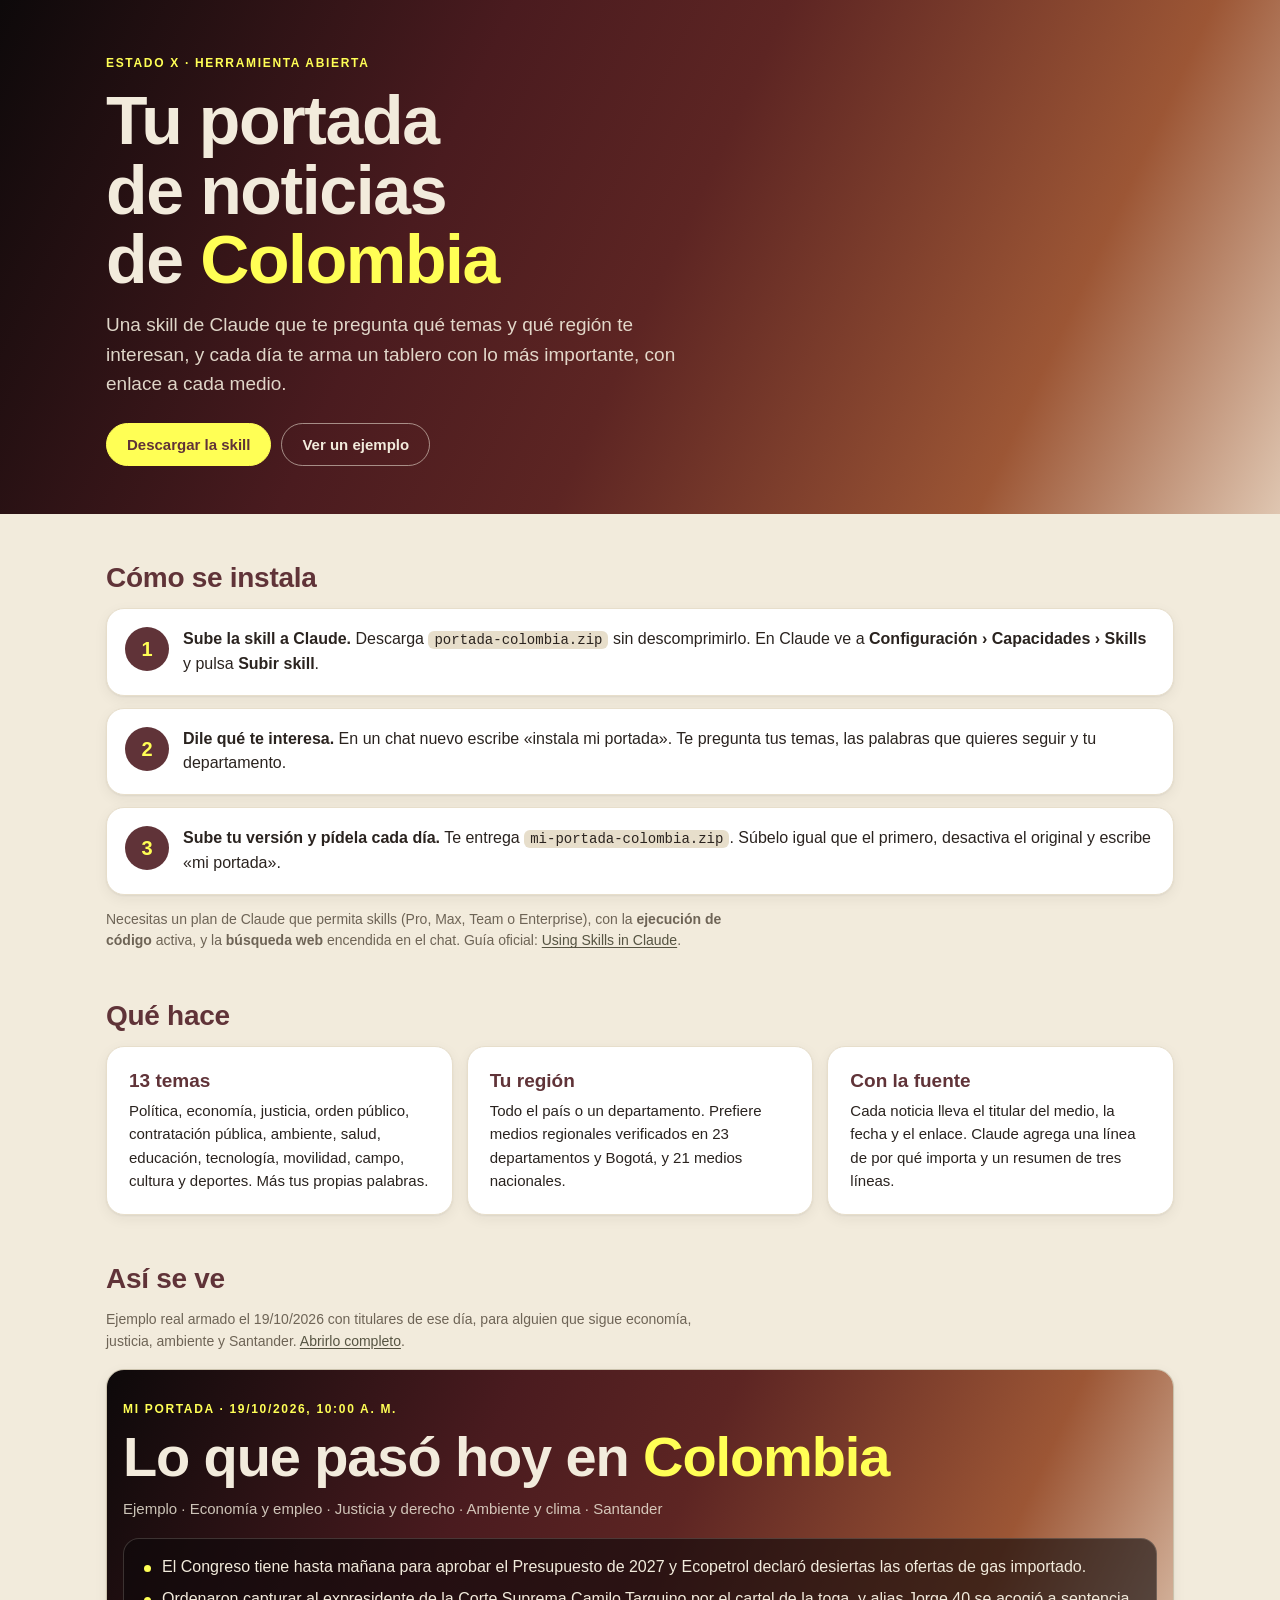
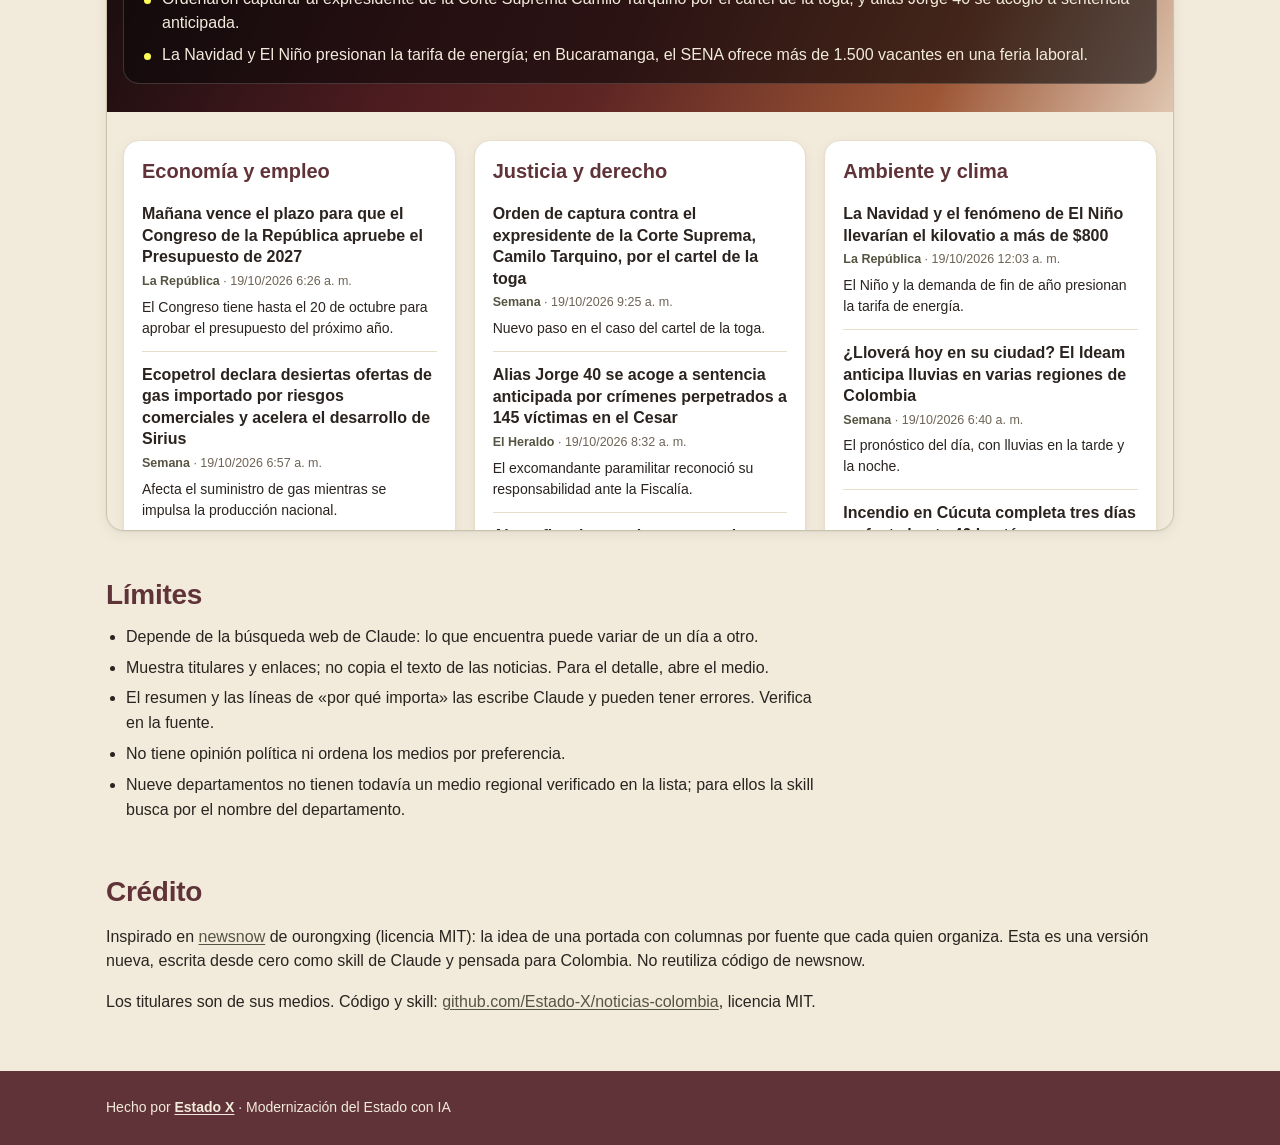
<file: index.html>
<!doctype html>
<html lang="es-CO">
<head>
<meta charset="utf-8">
<meta name="viewport" content="width=device-width, initial-scale=1">
<title>Mi portada de Colombia · Estado X</title>
<meta name="description" content="Una skill de Claude que te pregunta qué temas y qué región te interesan y te arma cada día tu portada de noticias de Colombia, con enlace a cada medio.">
<link rel="icon" href="assets/favicon.svg" type="image/svg+xml">
<link rel="stylesheet" href="assets/estilos.css">
</head>
<body>
<header class="banda">
  <div class="contenedor banda__in">
    <p class="kicker">Estado X · Herramienta abierta</p>
    <h1>Tu portada de noticias de <em>Colombia</em></h1>
    <p class="banda__sub">Una skill de Claude que te pregunta qué temas y qué región te interesan, y cada día te arma un tablero con lo más importante, con enlace a cada medio.</p>
    <div class="acciones">
      <a class="boton boton--principal" href="descargas/portada-colombia.zip" download>Descargar la skill</a>
      <a class="boton" href="#ejemplo">Ver un ejemplo</a>
    </div>
  </div>
</header>

<main class="contenedor">
  <section class="bloque" aria-labelledby="como">
    <h2 id="como">Cómo se instala</h2>
    <ol class="pasos">
      <li><span class="num">1</span><div><strong>Sube la skill a Claude.</strong> Descarga <code>portada-colombia.zip</code> sin descomprimirlo. En Claude ve a <b>Configuración › Capacidades › Skills</b> y pulsa <b>Subir skill</b>.</div></li>
      <li><span class="num">2</span><div><strong>Dile qué te interesa.</strong> En un chat nuevo escribe «instala mi portada». Te pregunta tus temas, las palabras que quieres seguir y tu departamento.</div></li>
      <li><span class="num">3</span><div><strong>Sube tu versión y pídela cada día.</strong> Te entrega <code>mi-portada-colombia.zip</code>. Súbelo igual que el primero, desactiva el original y escribe «mi portada».</div></li>
    </ol>
    <p class="nota">Necesitas un plan de Claude que permita skills (Pro, Max, Team o Enterprise), con la <b>ejecución de código</b> activa, y la <b>búsqueda web</b> encendida en el chat. Guía oficial: <a href="https://support.claude.com/en/articles/12512180-using-skills-in-claude">Using Skills in Claude</a>.</p>
  </section>

  <section class="bloque" aria-labelledby="que">
    <h2 id="que">Qué hace</h2>
    <div class="tarjetas">
      <article class="tarjeta"><h3>13 temas</h3><p>Política, economía, justicia, orden público, contratación pública, ambiente, salud, educación, tecnología, movilidad, campo, cultura y deportes. Más tus propias palabras.</p></article>
      <article class="tarjeta"><h3>Tu región</h3><p>Todo el país o un departamento. Prefiere medios regionales verificados en 23 departamentos y Bogotá, y 21 medios nacionales.</p></article>
      <article class="tarjeta"><h3>Con la fuente</h3><p>Cada noticia lleva el titular del medio, la fecha y el enlace. Claude agrega una línea de por qué importa y un resumen de tres líneas.</p></article>
    </div>
  </section>

  <section class="bloque" id="ejemplo" aria-labelledby="ej">
    <h2 id="ej">Así se ve</h2>
    <p class="nota">Ejemplo real armado el 19/10/2026 con titulares de ese día, para alguien que sigue economía, justicia, ambiente y Santander. <a href="ejemplo/">Abrirlo completo</a>.</p>
    <div class="marco"><iframe src="ejemplo/" title="Ejemplo de portada del 19/10/2026" loading="lazy"></iframe></div>
  </section>

  <section class="bloque" aria-labelledby="limites">
    <h2 id="limites">Límites</h2>
    <ul class="lista">
      <li>Depende de la búsqueda web de Claude: lo que encuentra puede variar de un día a otro.</li>
      <li>Muestra titulares y enlaces; no copia el texto de las noticias. Para el detalle, abre el medio.</li>
      <li>El resumen y las líneas de «por qué importa» las escribe Claude y pueden tener errores. Verifica en la fuente.</li>
      <li>No tiene opinión política ni ordena los medios por preferencia.</li>
      <li>Nueve departamentos no tienen todavía un medio regional verificado en la lista; para ellos la skill busca por el nombre del departamento.</li>
    </ul>
  </section>

  <section class="bloque" aria-labelledby="credito">
    <h2 id="credito">Crédito</h2>
    <p>Inspirado en <a href="https://github.com/ourongxing/newsnow">newsnow</a> de ourongxing (licencia MIT): la idea de una portada con columnas por fuente que cada quien organiza. Esta es una versión nueva, escrita desde cero como skill de Claude y pensada para Colombia. No reutiliza código de newsnow.</p>
    <p>Los titulares son de sus medios. Código y skill: <a href="https://github.com/Estado-X/noticias-colombia">github.com/Estado-X/noticias-colombia</a>, licencia MIT.</p>
  </section>
</main>

<footer class="pie">
  <div class="contenedor">Hecho por <a href="https://estadox.com"><em>Estado X</em></a> · Modernización del Estado con IA</div>
</footer>
</body>
</html>
</file>
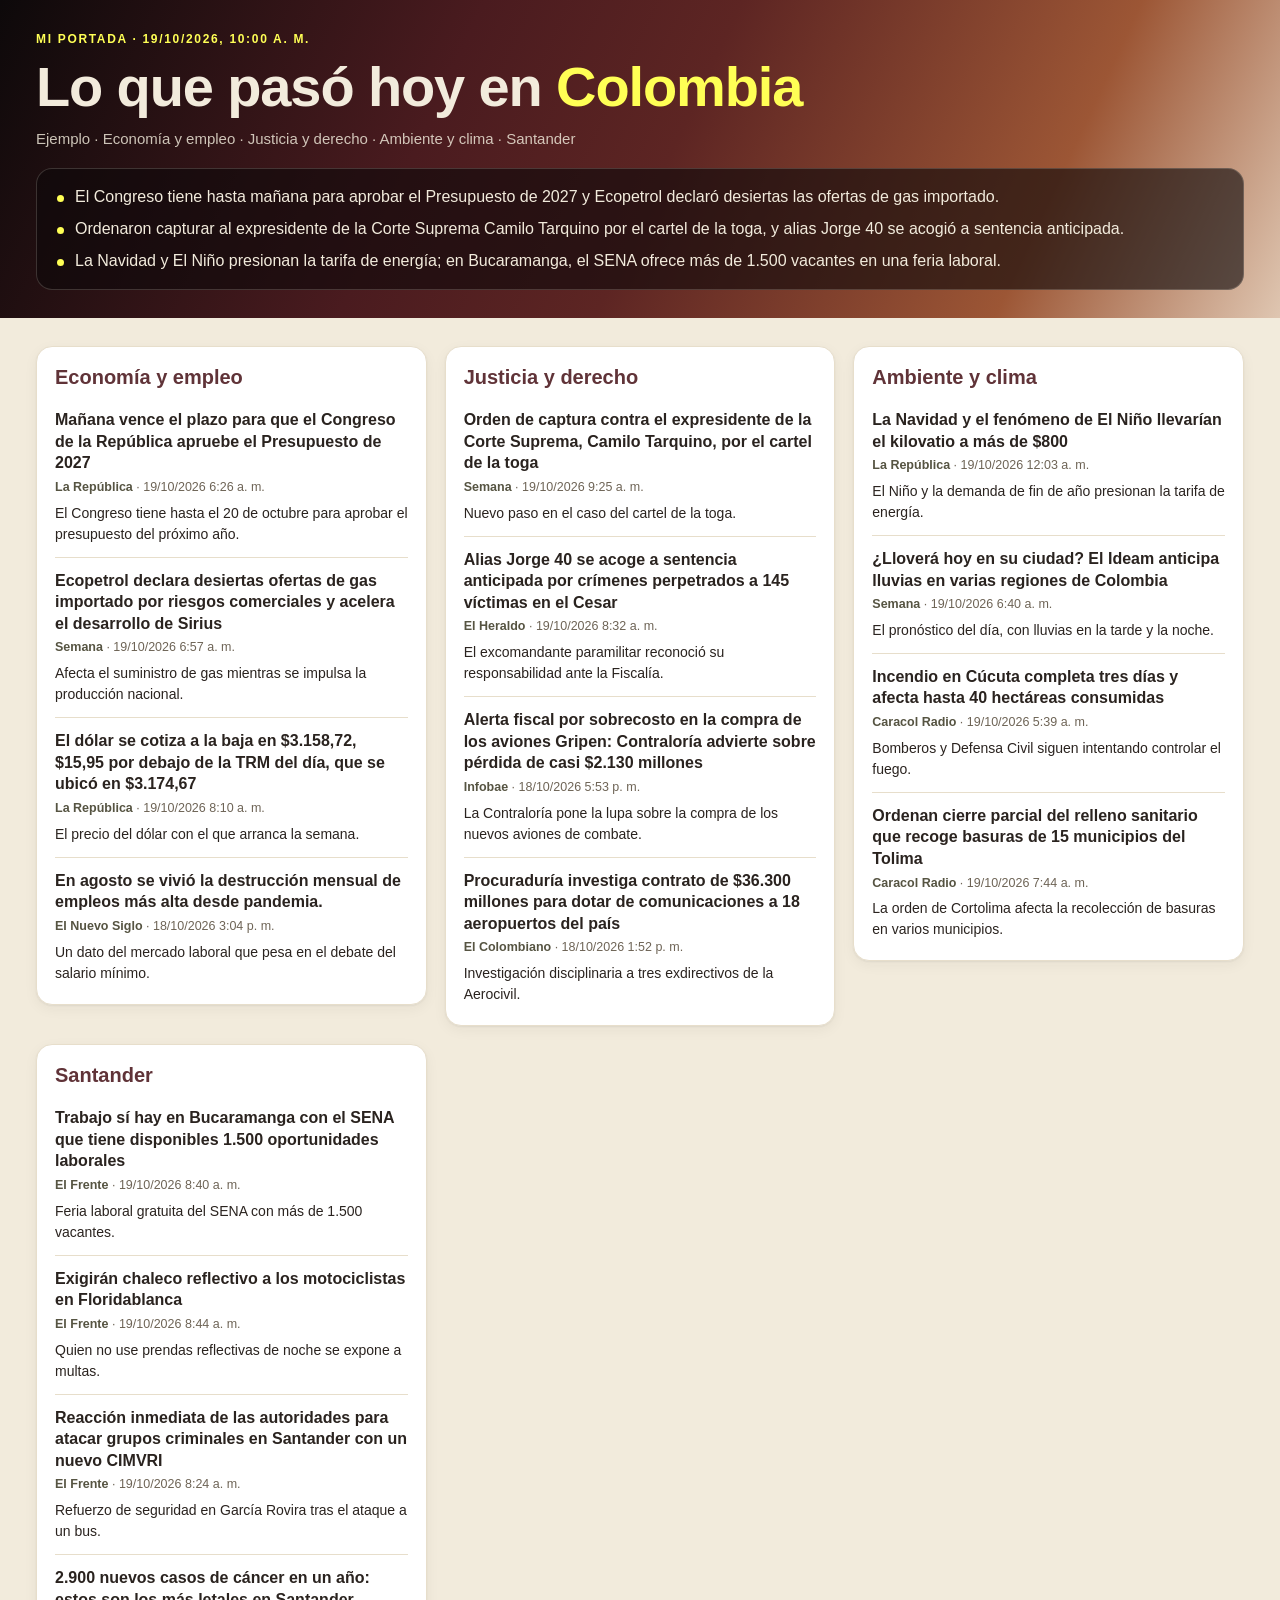
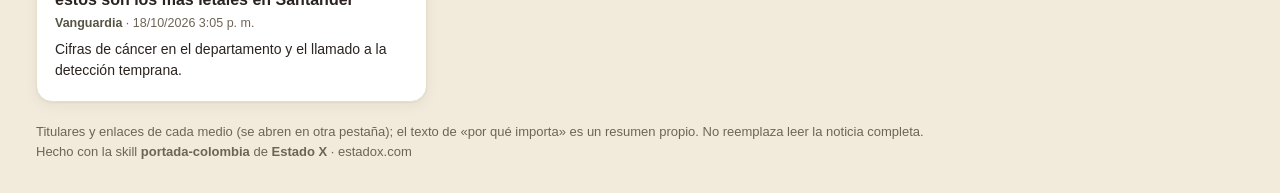
<file: ejemplo/index.html>
<!doctype html>
<html lang="es-CO">
<head>
<meta charset="utf-8">
<meta name="viewport" content="width=device-width, initial-scale=1">
<title>Mi portada · Colombia</title>
<style>
/* Estado X · carril editorial (marfil) con la banda de color de la marca. */
:root {
  --oliva: #73704f; --oliva-700: #565442; --oliva-100: #d9d6c4;
  --marfil: #f2ebdc; --marfil-050: #faf6ec; --marfil-200: #e7decb;
  --vino: #603338; --tinta: #2a231f; --muted: #6e6456;
  --cadmio: #ffff55; --cobre: #9c5635; --arena: #dfc6b1; --negro-calido: #0d090a;
  --borde: #e7decb; --card: #ffffff;
  --display: "Neue Haas Grotesk Display", "Helvetica Neue", Helvetica, Arial, sans-serif;
  --sans: "Neue Haas Grotesk Text", "Helvetica Neue", Helvetica, Arial, sans-serif;
  color-scheme: light;
}
* { box-sizing: border-box; }
body { margin: 0; background: var(--marfil); color: var(--tinta); font: 16px/1.5 var(--sans); }
a { color: inherit; text-underline-offset: 3px; }
a:focus-visible { outline: 3px solid var(--vino); outline-offset: 2px; border-radius: 4px; }
.contenedor { max-width: 1240px; margin: 0 auto; padding-inline: 16px; }
.banda { background: linear-gradient(115deg, var(--negro-calido) 0%, #4a1b1f 34%, #5d2523 52%, var(--cobre) 80%, var(--arena) 100%); color: var(--marfil); }
.banda .contenedor { padding-block: 32px 28px; display: grid; gap: 12px; }
.kicker { margin: 0; font: 600 12px/1.2 var(--sans); letter-spacing: .14em; text-transform: uppercase; color: var(--cadmio); }
h1 { margin: 0; font: 700 clamp(32px, 5.5vw, 56px)/1.02 var(--display); letter-spacing: -.02em; }
h1 em { font-style: normal; color: var(--cadmio); }
.perfil { margin: 0; color: rgba(242,235,220,.82); font-size: 15px; }
.resumen { margin: 6px 0 0; padding: 16px 20px; list-style: none; display: grid; gap: 8px; background: rgba(13,9,10,.62); border: 1px solid rgba(242,235,220,.18); border-radius: 16px; }
.resumen li { padding-left: 18px; position: relative; font-size: 16px; }
.resumen li::before { content: ""; position: absolute; left: 0; top: .6em; width: 7px; height: 7px; border-radius: 50%; background: var(--cadmio); }
.columnas { display: grid; grid-template-columns: repeat(auto-fill, minmax(290px, 1fr)); gap: 18px; padding-block: 28px 12px; align-items: start; }
.columna { background: var(--card); border: 1px solid var(--borde); border-radius: 16px; padding: 18px 18px 8px; box-shadow: 0 1px 2px rgba(42,35,31,.06), 0 4px 14px rgba(42,35,31,.05); }
.columna h2 { margin: 0 0 4px; font: 700 20px/1.2 var(--display); color: var(--vino); }
.nota { margin: 0 0 8px; font-size: 13px; color: var(--muted); }
.noticias { list-style: none; margin: 8px 0 0; padding: 0; }
.noticia { padding: 12px 0; border-top: 1px solid var(--marfil-200); }
.noticia:first-child { border-top: 0; }
.noticia a.tit { display: block; font: 600 16px/1.35 var(--sans); text-decoration: none; }
.noticia a.tit:hover { text-decoration: underline; }
.meta { margin: 4px 0 0; font-size: 12.5px; color: var(--muted); }
.meta b { color: var(--oliva-700); font-weight: 600; }
.porque { margin: 6px 0 0; font-size: 14px; }
.vacio { margin: 10px 0 14px; color: var(--muted); font-size: 14px; }
footer { padding-block: 8px 32px; font-size: 13px; color: var(--muted); }
footer em { font-style: normal; font-weight: 600; }
@media (max-width: 480px) { .banda .contenedor { padding-block: 24px 22px; } .columnas { gap: 14px; } }
</style>
</head>
<body>
<header class="banda">
  <div class="contenedor">
    <p class="kicker" id="fecha">Mi portada</p>
    <h1>Lo que pasó hoy en <em>Colombia</em></h1>
    <p class="perfil" id="perfil"></p>
    <ul class="resumen" id="resumen" aria-label="Resumen del día"></ul>
  </div>
</header>
<main class="contenedor">
  <div class="columnas" id="columnas"></div>
</main>
<footer class="contenedor">
  Titulares y enlaces de cada medio (se abren en otra pestaña); el texto de «por qué importa» es un resumen propio. No reemplaza leer la noticia completa.<br>
  Hecho con la skill <b>portada-colombia</b> de <em>Estado X</em> · estadox.com
</footer>

<!-- Claude reemplaza solo el contenido de este bloque. -->
<script id="datos" type="application/json">
{
  "fecha": "19/10/2026",
  "hora": "10:00 a. m.",
  "perfil": "Ejemplo · Economía y empleo · Justicia y derecho · Ambiente y clima · Santander",
  "resumen": [
    "El Congreso tiene hasta mañana para aprobar el Presupuesto de 2027 y Ecopetrol declaró desiertas las ofertas de gas importado.",
    "Ordenaron capturar al expresidente de la Corte Suprema Camilo Tarquino por el cartel de la toga, y alias Jorge 40 se acogió a sentencia anticipada.",
    "La Navidad y El Niño presionan la tarifa de energía; en Bucaramanga, el SENA ofrece más de 1.500 vacantes en una feria laboral."
  ],
  "columnas": [
    {
      "titulo": "Economía y empleo",
      "nota": "",
      "noticias": [
        {
          "titular": "Mañana vence el plazo para que el Congreso de la República apruebe el Presupuesto de 2027",
          "medio": "La República",
          "fecha": "19/10/2026 6:26 a. m.",
          "url": "https://www.larepublica.co/economia/manana-vence-el-plazo-para-que-el-congreso-de-la-republica-apruebe-el-presupuesto-de-2027-4505803",
          "porque": "El Congreso tiene hasta el 20 de octubre para aprobar el presupuesto del próximo año."
        },
        {
          "titular": "Ecopetrol declara desiertas ofertas de gas importado por riesgos comerciales y acelera el desarrollo de Sirius",
          "medio": "Semana",
          "fecha": "19/10/2026 6:57 a. m.",
          "url": "https://www.semana.com/economia/empresas/articulo/ecopetrol-declara-desiertas-ofertas-de-gas-importado-por-riesgos-comerciales-y-acelera-el-desarrollo-de-sirius/202645/",
          "porque": "Afecta el suministro de gas mientras se impulsa la producción nacional."
        },
        {
          "titular": "El dólar se cotiza a la baja en $3.158,72, $15,95 por debajo de la TRM del día, que se ubicó en $3.174,67",
          "medio": "La República",
          "fecha": "19/10/2026 8:10 a. m.",
          "url": "https://www.larepublica.co/finanzas/precio-del-dolar-y-petroleo-hoy-19-de-octubre-4505897",
          "porque": "El precio del dólar con el que arranca la semana."
        },
        {
          "titular": "En agosto se vivió la destrucción mensual de empleos más alta desde pandemia.",
          "medio": "El Nuevo Siglo",
          "fecha": "18/10/2026 3:04 p. m.",
          "url": "https://www.elnuevosiglo.com.co/economia/en-agosto-se-vivio-la-destruccion-mensual-de-empleos-mas-alta-desde-pandemia",
          "porque": "Un dato del mercado laboral que pesa en el debate del salario mínimo."
        }
      ]
    },
    {
      "titulo": "Justicia y derecho",
      "nota": "",
      "noticias": [
        {
          "titular": "Orden de captura contra el expresidente de la Corte Suprema, Camilo Tarquino, por el cartel de la toga",
          "medio": "Semana",
          "fecha": "19/10/2026 9:25 a. m.",
          "url": "https://www.semana.com/nacion/articulo/orden-de-captura-contra-el-expresidente-de-la-corte-suprema-camilo-tarquino-por-el-cartel-de-la-toga/202644/",
          "porque": "Nuevo paso en el caso del cartel de la toga."
        },
        {
          "titular": "Alias Jorge 40 se acoge a sentencia anticipada por crímenes perpetrados a 145 víctimas en el Cesar",
          "medio": "El Heraldo",
          "fecha": "19/10/2026 8:32 a. m.",
          "url": "https://www.elheraldo.co/colombia/2026/10/19/alias-jorge-40-se-acoge-a-sentencia-anticipada-por-crimenes-perpetrados-a-145-victimas-en-el-cesar/",
          "porque": "El excomandante paramilitar reconoció su responsabilidad ante la Fiscalía."
        },
        {
          "titular": "Alerta fiscal por sobrecosto en la compra de los aviones Gripen: Contraloría advierte sobre pérdida de casi $2.130 millones",
          "medio": "Infobae",
          "fecha": "18/10/2026 5:53 p. m.",
          "url": "https://www.infobae.com/colombia/2026/10/18/alerta-fiscal-por-sobrecosto-en-la-compra-de-los-aviones-gripen-contraloria-advierte-sobre-perdida-de-casi-2130-millones/",
          "porque": "La Contraloría pone la lupa sobre la compra de los nuevos aviones de combate."
        },
        {
          "titular": "Procuraduría investiga contrato de $36.300 millones para dotar de comunicaciones a 18 aeropuertos del país",
          "medio": "El Colombiano",
          "fecha": "18/10/2026 1:52 p. m.",
          "url": "https://www.elcolombiano.com/inicio/procuraduria-contrato-aerocivil-18-aeropuertos-PM42391934",
          "porque": "Investigación disciplinaria a tres exdirectivos de la Aerocivil."
        }
      ]
    },
    {
      "titulo": "Ambiente y clima",
      "nota": "",
      "noticias": [
        {
          "titular": "La Navidad y el fenómeno de El Niño llevarían el kilovatio a más de $800",
          "medio": "La República",
          "fecha": "19/10/2026 12:03 a. m.",
          "url": "https://www.larepublica.co/economia/la-navidad-y-el-fenomeno-de-el-nino-llevarian-el-kilovatio-a-mas-de-800-4505372",
          "porque": "El Niño y la demanda de fin de año presionan la tarifa de energía."
        },
        {
          "titular": "¿Lloverá hoy en su ciudad? El Ideam anticipa lluvias en varias regiones de Colombia",
          "medio": "Semana",
          "fecha": "19/10/2026 6:40 a. m.",
          "url": "https://www.semana.com/nacion/articulo/llovera-hoy-en-su-ciudad-el-ideam-anticipa-lluvias-en-varias-regiones-de-colombia/202651/",
          "porque": "El pronóstico del día, con lluvias en la tarde y la noche."
        },
        {
          "titular": "Incendio en Cúcuta completa tres días y afecta hasta 40 hectáreas consumidas",
          "medio": "Caracol Radio",
          "fecha": "19/10/2026 5:39 a. m.",
          "url": "https://caracol.com.co/2026/10/19/incendio-en-cucuta-completa-tres-dias-y-afecta-hasta-40-hectareas-consumidas/",
          "porque": "Bomberos y Defensa Civil siguen intentando controlar el fuego."
        },
        {
          "titular": "Ordenan cierre parcial del relleno sanitario que recoge basuras de 15 municipios del Tolima",
          "medio": "Caracol Radio",
          "fecha": "19/10/2026 7:44 a. m.",
          "url": "https://caracol.com.co/2026/10/19/ordenan-cierre-parcial-del-relleno-sanitario-que-recoge-basuras-de-15-municipios-del-tolima/",
          "porque": "La orden de Cortolima afecta la recolección de basuras en varios municipios."
        }
      ]
    },
    {
      "titulo": "Santander",
      "nota": "",
      "noticias": [
        {
          "titular": "Trabajo sí hay en Bucaramanga con el SENA que tiene disponibles 1.500 oportunidades laborales",
          "medio": "El Frente",
          "fecha": "19/10/2026 8:40 a. m.",
          "url": "https://elfrente.com.co/trabajo-si-hay-en-bucaramanga-con-el-sena-que-tiene-disponibles-1-500-oportunidades-laboralews/",
          "porque": "Feria laboral gratuita del SENA con más de 1.500 vacantes."
        },
        {
          "titular": "Exigirán chaleco reflectivo a los motociclistas en Floridablanca",
          "medio": "El Frente",
          "fecha": "19/10/2026 8:44 a. m.",
          "url": "https://elfrente.com.co/exigiran-chaleco-reflectivo-a-los-motociclistas-en-floridablanca/",
          "porque": "Quien no use prendas reflectivas de noche se expone a multas."
        },
        {
          "titular": "Reacción inmediata de las autoridades para atacar grupos criminales en Santander con un nuevo CIMVRI",
          "medio": "El Frente",
          "fecha": "19/10/2026 8:24 a. m.",
          "url": "https://elfrente.com.co/reaccion-inmediata-de-las-autoridades-para-atacar-grupos-criminales-en-santander-con-un-nuevo-cimvri/",
          "porque": "Refuerzo de seguridad en García Rovira tras el ataque a un bus."
        },
        {
          "titular": "2.900 nuevos casos de cáncer en un año: estos son los más letales en Santander",
          "medio": "Vanguardia",
          "fecha": "18/10/2026 3:05 p. m.",
          "url": "https://www.vanguardia.com/area-metropolitana/bucaramanga/2026/10/18/santander-frente-al-cancer-mas-de-32-mil-personas-viven-con-la-enfermedad/",
          "porque": "Cifras de cáncer en el departamento y el llamado a la detección temprana."
        }
      ]
    }
  ]
}
</script>
<script>
(function () {
  var datos = {};
  try { datos = JSON.parse(document.getElementById("datos").textContent); } catch (e) { datos = {}; }
  function el(tag, cls, texto) { var n = document.createElement(tag); if (cls) n.className = cls; if (texto != null) n.textContent = texto; return n; }
  function txt(v) { return v == null ? "" : String(v); }
  function urlSegura(u) { u = txt(u).trim(); return /^https?:\/\//i.test(u) ? u : null; }

  document.getElementById("fecha").textContent = "Mi portada · " + (datos.fecha || "") + (datos.hora ? ", " + datos.hora : "");
  document.getElementById("perfil").textContent = datos.perfil || "";
  var res = document.getElementById("resumen");
  (datos.resumen || []).forEach(function (l) { res.appendChild(el("li", null, l)); });
  if (!res.children.length) res.hidden = true;

  var cont = document.getElementById("columnas");
  (datos.columnas || []).forEach(function (c) {
    var sec = el("section", "columna");
    sec.appendChild(el("h2", null, c.titulo || ""));
    if (c.nota) sec.appendChild(el("p", "nota", c.nota));
    var lista = el("ul", "noticias");
    (Array.isArray(c.noticias) ? c.noticias : []).forEach(function (n) {
      try {
      n = n || {};
      var u = urlSegura(n.url);
      var li = el("li", "noticia");
      var a = el(u ? "a" : "span", "tit", txt(n.titular));
      if (u) { a.href = u; a.target = "_blank"; a.rel = "noopener noreferrer"; a.title = "Abre el medio en otra pestaña"; }
      li.appendChild(a);
      var meta = el("p", "meta");
      meta.appendChild(el("b", null, txt(n.medio)));
      if (n.fecha) meta.appendChild(document.createTextNode(" · " + txt(n.fecha)));
      li.appendChild(meta);
      if (n.porque) li.appendChild(el("p", "porque", txt(n.porque)));
      lista.appendChild(li);
      } catch (e) { /* una noticia mal formada no tumba el tablero */ }
    });
    if (lista.children.length) sec.appendChild(lista);
    else sec.appendChild(el("p", "vacio", "Sin noticias nuevas sobre este tema hoy."));
    cont.appendChild(sec);
  });
})();
</script>
</body>
</html>
</file>
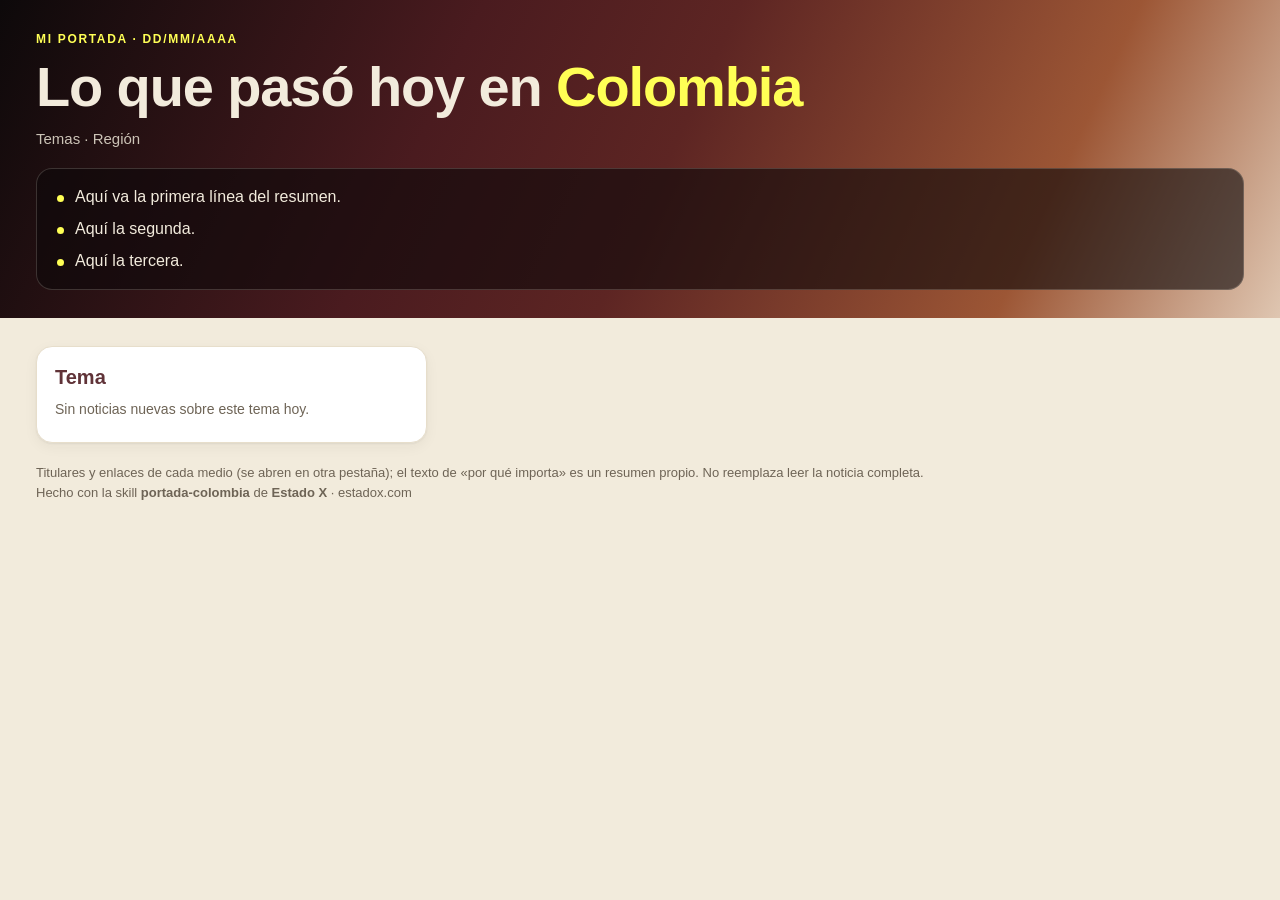
<file: skill/portada-colombia/assets/tablero.html>
<!doctype html>
<html lang="es-CO">
<head>
<meta charset="utf-8">
<meta name="viewport" content="width=device-width, initial-scale=1">
<title>Mi portada · Colombia</title>
<style>
/* Estado X · carril editorial (marfil) con la banda de color de la marca. */
:root {
  --oliva: #73704f; --oliva-700: #565442; --oliva-100: #d9d6c4;
  --marfil: #f2ebdc; --marfil-050: #faf6ec; --marfil-200: #e7decb;
  --vino: #603338; --tinta: #2a231f; --muted: #6e6456;
  --cadmio: #ffff55; --cobre: #9c5635; --arena: #dfc6b1; --negro-calido: #0d090a;
  --borde: #e7decb; --card: #ffffff;
  --display: "Neue Haas Grotesk Display", "Helvetica Neue", Helvetica, Arial, sans-serif;
  --sans: "Neue Haas Grotesk Text", "Helvetica Neue", Helvetica, Arial, sans-serif;
  color-scheme: light;
}
* { box-sizing: border-box; }
body { margin: 0; background: var(--marfil); color: var(--tinta); font: 16px/1.5 var(--sans); }
a { color: inherit; text-underline-offset: 3px; }
a:focus-visible { outline: 3px solid var(--vino); outline-offset: 2px; border-radius: 4px; }
.contenedor { max-width: 1240px; margin: 0 auto; padding-inline: 16px; }
.banda { background: linear-gradient(115deg, var(--negro-calido) 0%, #4a1b1f 34%, #5d2523 52%, var(--cobre) 80%, var(--arena) 100%); color: var(--marfil); }
.banda .contenedor { padding-block: 32px 28px; display: grid; gap: 12px; }
.kicker { margin: 0; font: 600 12px/1.2 var(--sans); letter-spacing: .14em; text-transform: uppercase; color: var(--cadmio); }
h1 { margin: 0; font: 700 clamp(32px, 5.5vw, 56px)/1.02 var(--display); letter-spacing: -.02em; }
h1 em { font-style: normal; color: var(--cadmio); }
.perfil { margin: 0; color: rgba(242,235,220,.82); font-size: 15px; }
.resumen { margin: 6px 0 0; padding: 16px 20px; list-style: none; display: grid; gap: 8px; background: rgba(13,9,10,.62); border: 1px solid rgba(242,235,220,.18); border-radius: 16px; }
.resumen li { padding-left: 18px; position: relative; font-size: 16px; }
.resumen li::before { content: ""; position: absolute; left: 0; top: .6em; width: 7px; height: 7px; border-radius: 50%; background: var(--cadmio); }
.columnas { display: grid; grid-template-columns: repeat(auto-fill, minmax(290px, 1fr)); gap: 18px; padding-block: 28px 12px; align-items: start; }
.columna { background: var(--card); border: 1px solid var(--borde); border-radius: 16px; padding: 18px 18px 8px; box-shadow: 0 1px 2px rgba(42,35,31,.06), 0 4px 14px rgba(42,35,31,.05); }
.columna h2 { margin: 0 0 4px; font: 700 20px/1.2 var(--display); color: var(--vino); }
.nota { margin: 0 0 8px; font-size: 13px; color: var(--muted); }
.noticias { list-style: none; margin: 8px 0 0; padding: 0; }
.noticia { padding: 12px 0; border-top: 1px solid var(--marfil-200); }
.noticia:first-child { border-top: 0; }
.noticia a.tit { display: block; font: 600 16px/1.35 var(--sans); text-decoration: none; }
.noticia a.tit:hover { text-decoration: underline; }
.meta { margin: 4px 0 0; font-size: 12.5px; color: var(--muted); }
.meta b { color: var(--oliva-700); font-weight: 600; }
.porque { margin: 6px 0 0; font-size: 14px; }
.vacio { margin: 10px 0 14px; color: var(--muted); font-size: 14px; }
footer { padding-block: 8px 32px; font-size: 13px; color: var(--muted); }
footer em { font-style: normal; font-weight: 600; }
@media (max-width: 480px) { .banda .contenedor { padding-block: 24px 22px; } .columnas { gap: 14px; } }
</style>
</head>
<body>
<header class="banda">
  <div class="contenedor">
    <p class="kicker" id="fecha">Mi portada</p>
    <h1>Lo que pasó hoy en <em>Colombia</em></h1>
    <p class="perfil" id="perfil"></p>
    <ul class="resumen" id="resumen" aria-label="Resumen del día"></ul>
  </div>
</header>
<main class="contenedor">
  <div class="columnas" id="columnas"></div>
</main>
<footer class="contenedor">
  Titulares y enlaces de cada medio (se abren en otra pestaña); el texto de «por qué importa» es un resumen propio. No reemplaza leer la noticia completa.<br>
  Hecho con la skill <b>portada-colombia</b> de <em>Estado X</em> · estadox.com
</footer>

<!-- Claude reemplaza solo el contenido de este bloque. -->
<script id="datos" type="application/json">
{
  "fecha": "dd/mm/aaaa",
  "hora": "",
  "perfil": "Temas · Región",
  "resumen": ["Aquí va la primera línea del resumen.", "Aquí la segunda.", "Aquí la tercera."],
  "columnas": [
    {"titulo": "Tema", "nota": "", "noticias": []}
  ]
}
</script>
<script>
(function () {
  var datos = {};
  try { datos = JSON.parse(document.getElementById("datos").textContent); } catch (e) { datos = {}; }
  function el(tag, cls, texto) { var n = document.createElement(tag); if (cls) n.className = cls; if (texto != null) n.textContent = texto; return n; }
  function txt(v) { return v == null ? "" : String(v); }
  function urlSegura(u) { u = txt(u).trim(); return /^https?:\/\//i.test(u) ? u : null; }

  document.getElementById("fecha").textContent = "Mi portada · " + (datos.fecha || "") + (datos.hora ? ", " + datos.hora : "");
  document.getElementById("perfil").textContent = datos.perfil || "";
  var res = document.getElementById("resumen");
  (datos.resumen || []).forEach(function (l) { res.appendChild(el("li", null, l)); });
  if (!res.children.length) res.hidden = true;

  var cont = document.getElementById("columnas");
  (datos.columnas || []).forEach(function (c) {
    var sec = el("section", "columna");
    sec.appendChild(el("h2", null, c.titulo || ""));
    if (c.nota) sec.appendChild(el("p", "nota", c.nota));
    var lista = el("ul", "noticias");
    (Array.isArray(c.noticias) ? c.noticias : []).forEach(function (n) {
      try {
      n = n || {};
      var u = urlSegura(n.url);
      var li = el("li", "noticia");
      var a = el(u ? "a" : "span", "tit", txt(n.titular));
      if (u) { a.href = u; a.target = "_blank"; a.rel = "noopener noreferrer"; a.title = "Abre el medio en otra pestaña"; }
      li.appendChild(a);
      var meta = el("p", "meta");
      meta.appendChild(el("b", null, txt(n.medio)));
      if (n.fecha) meta.appendChild(document.createTextNode(" · " + txt(n.fecha)));
      li.appendChild(meta);
      if (n.porque) li.appendChild(el("p", "porque", txt(n.porque)));
      lista.appendChild(li);
      } catch (e) { /* una noticia mal formada no tumba el tablero */ }
    });
    if (lista.children.length) sec.appendChild(lista);
    else sec.appendChild(el("p", "vacio", "Sin noticias nuevas sobre este tema hoy."));
    cont.appendChild(sec);
  });
})();
</script>
</body>
</html>
</file>
<file: assets/estilos.css>
/* Estado X · carril editorial (marfil) con la banda de color de la marca.
   Tokens tomados del design system de Estado X. */
:root {
  --oliva: #73704f; --oliva-700: #565442; --oliva-100: #d9d6c4;
  --marfil: #f2ebdc; --marfil-050: #faf6ec; --marfil-200: #e7decb;
  --vino: #603338; --vino-700: #4a272b; --tinta: #2a231f; --muted: #6e6456;
  --cadmio: #ffff55; --cobre: #9c5635; --arena: #dfc6b1; --negro-calido: #0d090a;
  --borde: #e7decb; --borde-fuerte: #cbc2ac; --card: #ffffff;
  --display: "Neue Haas Grotesk Display", "Neue Haas Grotesk Display Pro", "Helvetica Neue", Helvetica, Arial, sans-serif;
  --sans: "Neue Haas Grotesk Text", "Neue Haas Grotesk Text Pro", "Helvetica Neue", Helvetica, Arial, sans-serif;
  --r-md: 12px; --r-lg: 18px;
  --sombra: 0 1px 2px rgba(42,35,31,.06), 0 4px 14px rgba(42,35,31,.06);
  color-scheme: light;
}
* { box-sizing: border-box; }
html { -webkit-text-size-adjust: 100%; scroll-behavior: smooth; }
body { margin: 0; background: var(--marfil); color: var(--tinta); font: 16px/1.55 var(--sans); }
a { color: var(--oliva-700); text-underline-offset: 2px; }
a:focus-visible, .boton:focus-visible { outline: 3px solid var(--vino); outline-offset: 2px; }
code { font: 14px/1.4 ui-monospace, SFMono-Regular, Menlo, Consolas, monospace; background: var(--marfil-200); padding: 1px 6px; border-radius: 6px; overflow-wrap: anywhere; }
.contenedor { max-width: 1100px; margin: 0 auto; padding-inline: max(16px, env(safe-area-inset-left)); }

.banda { background: linear-gradient(115deg, var(--negro-calido) 0%, #4a1b1f 34%, #5d2523 52%, var(--cobre) 80%, var(--arena) 100%); color: var(--marfil); }
.banda__in { padding-block: 56px 48px; display: grid; gap: 16px; }
.kicker { margin: 0; font: 600 12px/1.2 var(--sans); letter-spacing: .14em; text-transform: uppercase; color: var(--cadmio); }
h1 { margin: 0; font: 700 clamp(38px, 6.4vw, 68px)/1.02 var(--display); letter-spacing: -.02em; text-wrap: balance; max-width: 16ch; }
h1 em, .pie em { font-style: normal; }
.pie em { font-weight: 600; }
h1 em { color: var(--cadmio); }
.banda__sub { margin: 0; max-width: 58ch; font-size: 19px; color: rgba(242,235,220,.9); }
.acciones { display: flex; flex-wrap: wrap; gap: 10px; margin-top: 8px; }
.boton { display: inline-block; padding: 13px 20px; border-radius: 999px; border: 1.5px solid rgba(242,235,220,.55); color: var(--marfil); font: 600 15px/1 var(--sans); text-decoration: none; }
.boton:hover { background: rgba(242,235,220,.12); }
.boton--principal { background: var(--cadmio); border-color: var(--cadmio); color: var(--vino); }
.boton--principal:hover { background: #f4f44a; }

.bloque { padding-block: 48px 0; }
h2 { margin: 0 0 14px; font: 700 28px/1.15 var(--display); color: var(--vino); letter-spacing: -.01em; }
h3 { margin: 0 0 6px; font: 700 19px/1.25 var(--display); color: var(--vino); }
.pasos { list-style: none; margin: 0; padding: 0; display: grid; gap: 12px; }
.pasos li { display: grid; grid-template-columns: 44px minmax(0,1fr); gap: 14px; align-items: start; background: var(--card); border: 1px solid var(--borde); border-radius: var(--r-lg); padding: 18px; box-shadow: var(--sombra); }
.num { width: 44px; height: 44px; border-radius: 50%; background: var(--vino); color: var(--cadmio); display: grid; place-items: center; font: 700 20px/1 var(--display); }
.nota { font-size: 14px; color: var(--muted); margin: 14px 0 0; max-width: 80ch; }
.tarjetas { display: grid; grid-template-columns: repeat(auto-fit, minmax(240px, 1fr)); gap: 14px; }
.tarjeta { background: var(--card); border: 1px solid var(--borde); border-radius: var(--r-lg); padding: 22px; box-shadow: var(--sombra); }
.tarjeta p { margin: 0; font-size: 15px; }
.marco { margin-top: 16px; border-radius: var(--r-lg); overflow: hidden; border: 1px solid var(--borde-fuerte); box-shadow: var(--sombra); background: var(--marfil); }
.marco iframe { display: block; width: 100%; height: 760px; border: 0; }
.lista { margin: 0; padding-left: 20px; max-width: 80ch; }
.lista li { margin: 6px 0; }
.pie { margin-top: 56px; background: var(--vino); color: var(--marfil); padding-block: 26px; font-size: 14px; }
.pie a { color: var(--marfil); }

@media (max-width: 560px) {
  .banda__in { padding-block: 36px 30px; }
  .banda__sub { font-size: 17px; }
  .marco iframe { height: 640px; }
  .pasos li { grid-template-columns: 36px minmax(0,1fr); padding: 14px; }
  .num { width: 36px; height: 36px; font-size: 17px; }
}
@media (prefers-reduced-motion: reduce) { html { scroll-behavior: auto; } }

.banda a:focus-visible, .banda .boton:focus-visible, .ia a:focus-visible, .ia button:focus-visible, .pie a:focus-visible { outline-color: var(--cadmio); }
</file>
